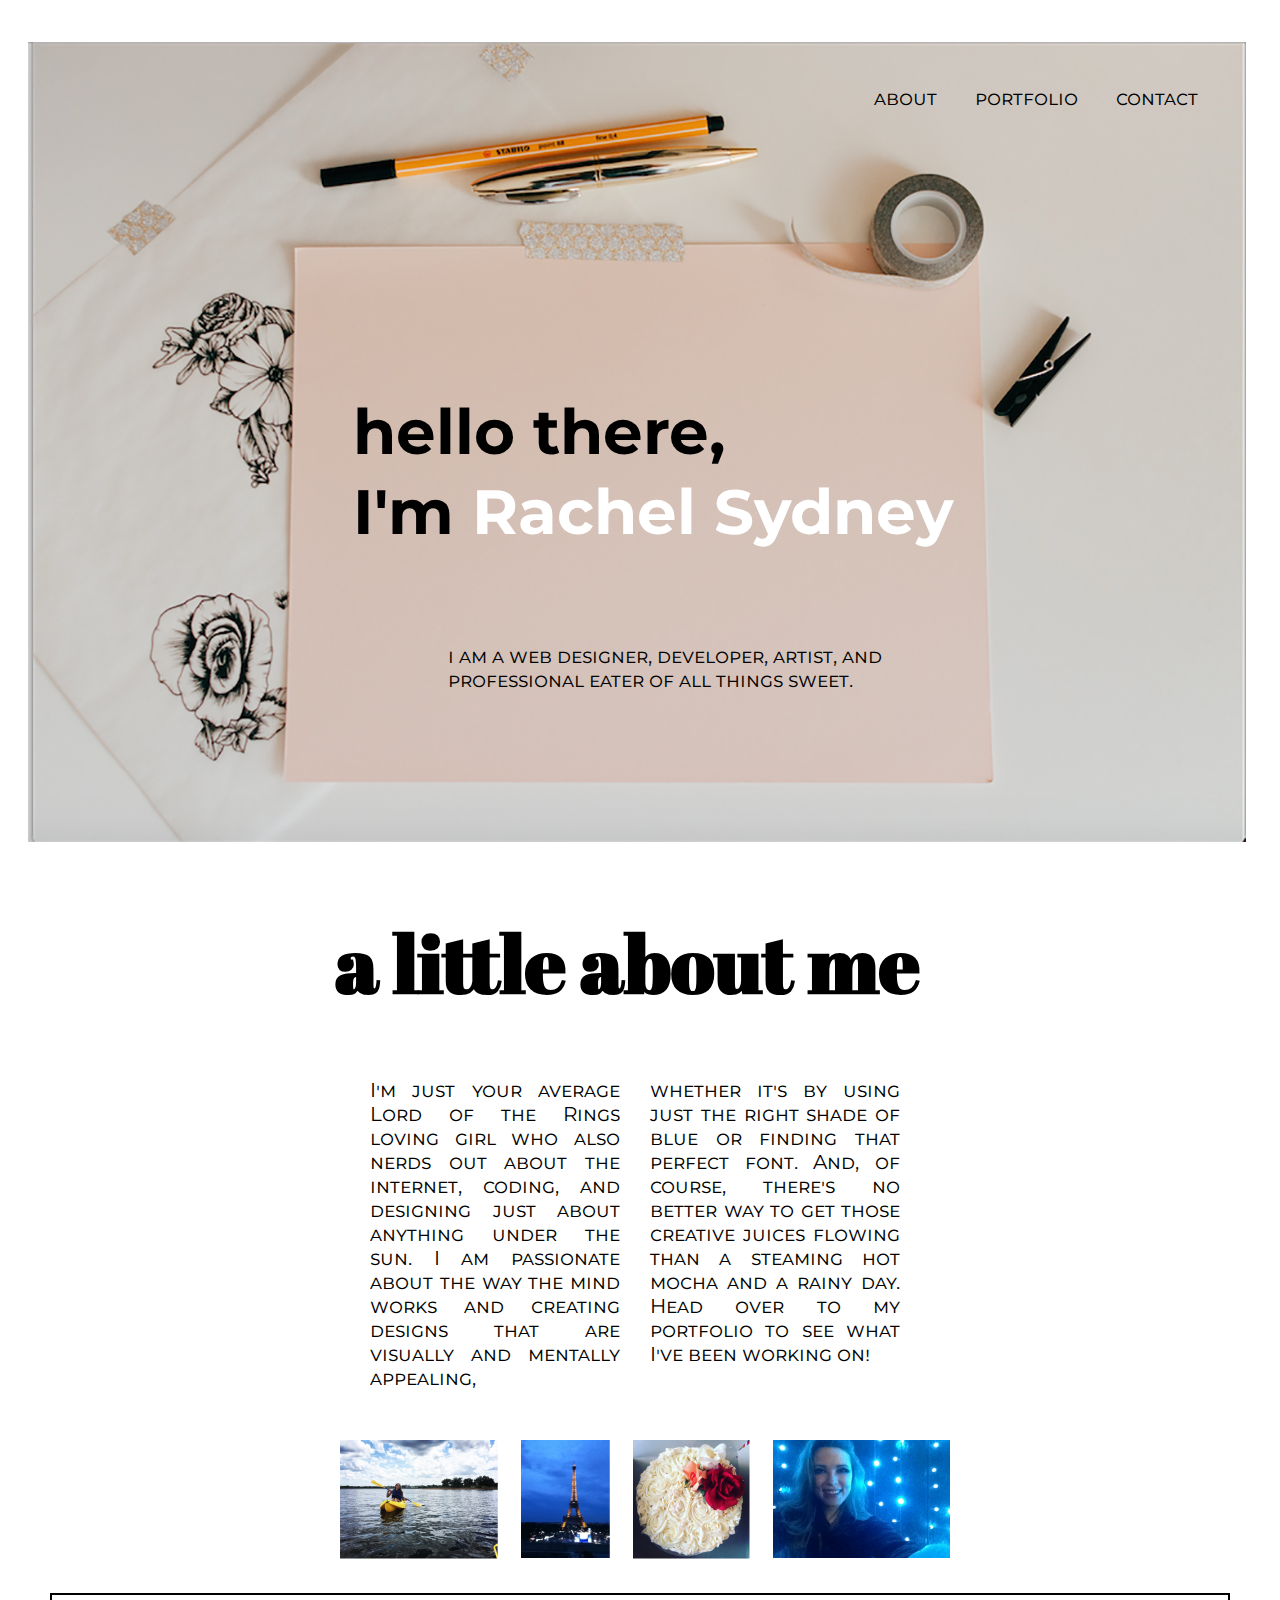
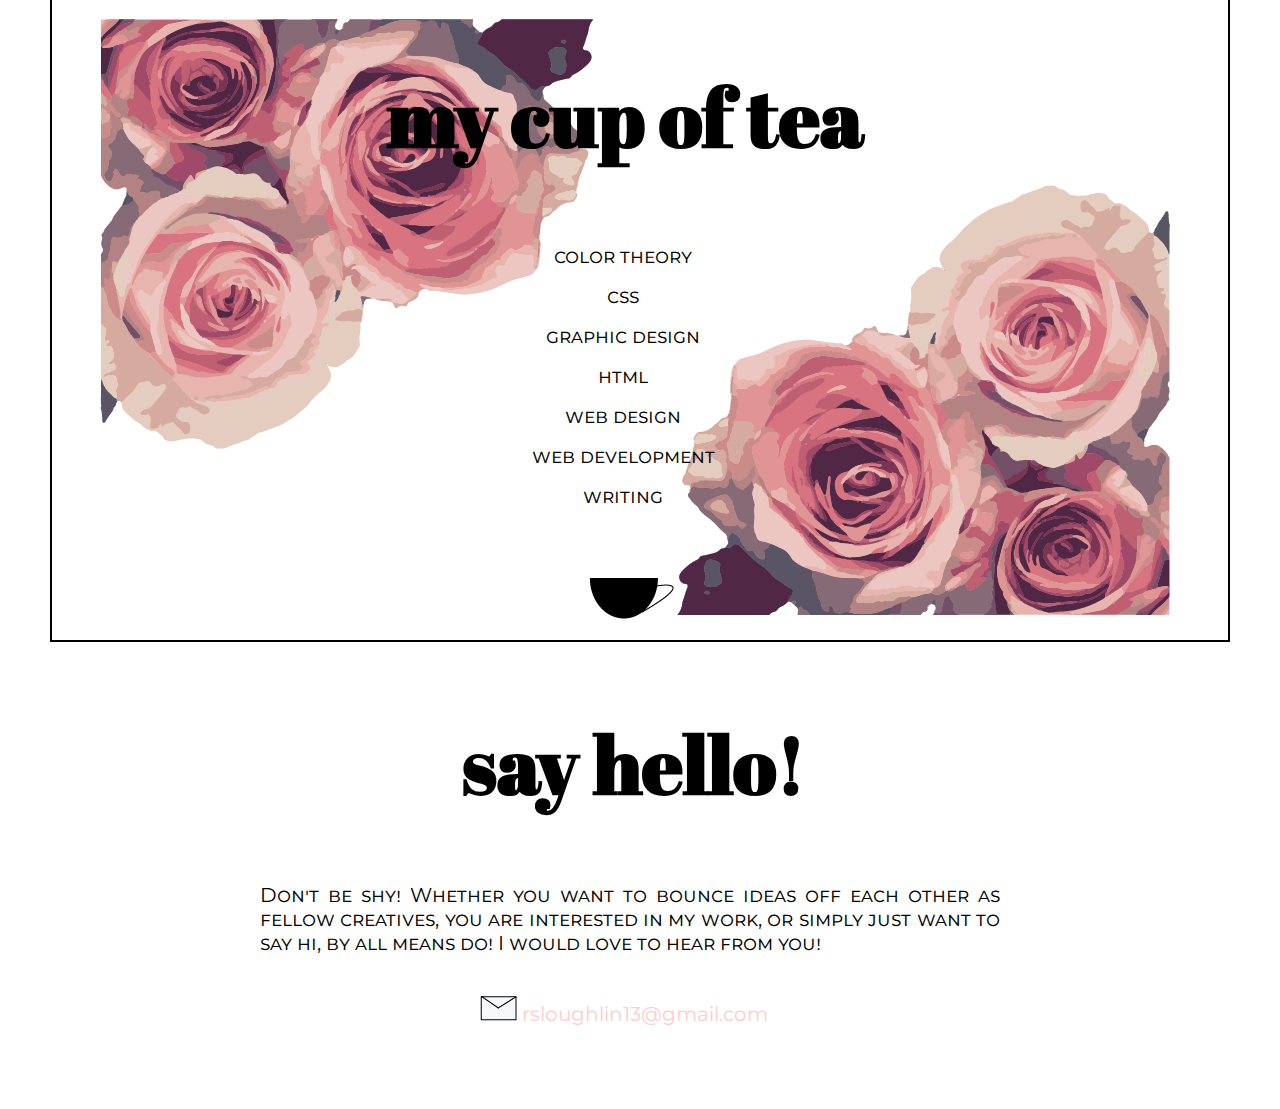
<file: index.html>
<!doctype html>
<html>
    <head>
        <title>Rachel Sydney | Designer &amp; Developer</title>
        <link rel="stylesheet" href="css/main.css">
        <link rel="stylesheet" href="css/normalize.css">
        <link href="https://fonts.googleapis.com/css?family=Shadows+Into+Light" rel="stylesheet">
        <link href="https://fonts.googleapis.com/css?family=Montserrat" rel="stylesheet">
        <link href="https://fonts.googleapis.com/css?family=Abril+Fatface" rel="stylesheet">
    </head>
    <body>
        <header>
            <div class="full-width">
                <nav>
                    <ul>
                        <li><a href="#about">about</a></li>
                        <li><a href="work/index.html" target="_BLANK">portfolio</a></li>
                        <li><a href="#contact">contact</a></li>
                    </ul>
                </nav>
                <h1>hello there,<br>I'm <span>Rachel Sydney</span></h1>
                <p>i am a web designer, developer, artist, and <br> professional eater of all things sweet.</p>
            </div>
        </header>
        <main>
            <section id="about">
                <div class="full-width">
                    <h2>a little about me</h2>
                    <div class="half-width" id="first-column">
                        <p>I&#39;m just your average Lord of the Rings loving girl who also nerds out about the internet, coding, and designing just about anything under the sun. I am passionate about the way the mind works and creating designs that are visually and mentally appealing,</p>
                    </div>
                    <div class="half-width" id="second-column">
                        <p>whether it&#39;s by using just the right shade of blue or finding that perfect font. And, of course, there&#39;s no better way to get those creative juices flowing than a steaming hot mocha and a rainy day. Head over to my portfolio to see what I&#39;ve been working on!</p>
                    </div>
                    <div id="photo-reel">
                        <ul>
                            <li><img src="img/kayak.png" alt="kayak" /></li>
                            <li><img src="img/tower.png" alt="tower" /></li>
                            <li><img src="img/cake.png" alt="cake" /></li>
                            <li><img src="img/blue-lights.png" alt="blue lights" /></li>
                        </ul>
                    </div>
                </div>
            </section>
            <section id="my-cup-of-tea">
                <div class="full-width">
                    <h2>my cup of tea</h2>
                    <ul>
                        <li>color theory</li>
                        <li>css</li>
                        <li>graphic design</li>
                        <li>html</li>
                        <li>web design</li>
                        <li>web development</li>
                        <li>writing</li>
                    </ul>
                    <img src="img/teacup.png" alt="teacup" />
                </div>
            </section>
            <section id="contact">
                <div class="full-width">
                    <h2>say hello!</h2>
                    <p>Don&#39;t be shy! Whether you want to bounce ideas off each other as fellow creatives, you are interested in my work, or simply just want to say hi, by all means do! I would love to hear from you!</p>
                    <a href="mailto:rsloughlin13@gmail.com" target="_blank">
                        <img src="img/email-icon.png" alt="email" />
                    </a>
                    <a href="mailto:rsloughlin13@gmail.com" target="_blank">rsloughlin13@gmail.com</a>
                </div>
            </section>
        </main>
    </body>
</html>
</file>
<file: css/main.css>
/***** BASE STYLES *****/

body {
  font-family: 'Montserrat', sans-serif;
  font-size: 24pt;
}

header {
  height: 800px;
}

#about {
  height: 685px;
}

#my-cup-of-tea {
  height: 645px;
  background-image: url('../img/rose-background.png');
  background-repeat: no-repeat;
  background-position: left;
  border: 2pt solid;
  margin-left: 50px;
  margin-right: 50px;
}

#contact {
  height: 400px;
}

.full-width {
  width: 1200px;
}

.half-width {
  width: 250px;
  float: left;
  margin-top: -25px;
}

/***** HEADER *****/

header {
  background-image: url('../img/artsy-desk.png');
  background-repeat: no-repeat;
  margin: 28px;
}

header nav {
  float: right;
}

header nav ul li {
  display: inline-block;
}

header nav ul li a {
  text-decoration: none;
  font-size: 15pt;
  color: black;
  font-variant: small-caps;
  padding-right: 30px;
}

header nav ul li a:hover {
  color: white;
}

header h1 {
  padding-left: 325px;
  padding-top: 350px;
  font-size: 47pt;
  line-height: 80px;
}

header h1 span {
  color: white;
}

header p {
  font-size: 15pt;
  font-variant: small-caps;
  padding-left: 420px;
  padding-top: 50px;
}

/***** ABOUT *****/

#about h2 {
  padding-left: 335px;
  font-size: 60pt;
  font-family: 'Abril Fatface', cursive;
}

#about #first-column {
  margin-left: 370px;
}

#about #second-column {
  margin-left: 30px;
}

#about p {
  font-size: 15pt;
  text-align: justify;
  font-variant: small-caps;
}

#photo-reel ul li {
  display: inline-block;
  padding-left: 15px;
}

#photo-reel ul {
  padding-left: 325px;
  padding-top: 30px;
  clear: both;
}

/***** MY CUP OF TEA *****/

#my-cup-of-tea h2 {
  padding-left: 335px;
  font-size: 60pt;
  font-family: 'Abril Fatface', cursive;
}

#my-cup-of-tea ul li {
  display: block;
  text-align: center;
  text-decoration: none;
  font-size: 15pt;
  font-variant: small-caps;
  line-height: 40px;
  margin-left: -98px;
}

#my-cup-of-tea img {
  padding-left: 538px;
  padding-top: 30px;
}

/***** CONTACT *****/

#contact h2 {
  font-size: 60pt;
  padding-left: 462px;
  font-family: 'Abril Fatface', cursive;
}

#contact p {
  font-size: 15pt;
  font-variant: small-caps;
  padding-left: 260px;
  padding-right: 200px;
  text-align: justify;
}

#contact a {
  text-decoration: none;
  font-size: 15pt;
  color: #ffcccc;
}

#contact a img {
  margin-left: 480px;
  margin-top: 20px;
}

/***** BASE STYLES - WORK PAGE *****/

#header-work {
  height: 450px;
}

#web-design-dev {
  height: 670px;
}

#graphic-design {
  height: 860px;
}

footer {
  height: 200px;
}

.half-width-work {
  width: 450px;
  float: left;
}

.third-width {
  width: 300px;
  float: left;
}

/***** HEADER STYLES - WORK *****/

#header-work {
  background-image: url('../img/pink-background.jpg');
}

#header-work nav {
  float: right;
}

#header-work nav ul li {
  display: inline-block;
}

#header-work nav ul li a {
  text-decoration: none;
  font-size: 15pt;
  color: black;
  font-variant: small-caps;
  padding-right: 30px;
}

#header-work nav ul li a:hover {
  color: white;
}

#header-work h1 {
  padding-left: 250px;
  padding-top: 20px;
  clear: both;
  font-size: 20pt;
}

#header-work h1 span {
  color: white;
  font-family: 'Montserrat', sans-serif;
  font-size: 100pt;
  font-variant: small-caps;
}

/***** WEB DESIGN & DEV - WORK *****/

#web-design-dev {
  border: 1pt solid;
  margin: 40px;
}

#web-design-dev h2 {
  font-family: 'Abril Fatface', cursive;
  font-size: 60pt;
  padding-left: 110px;
}

#web-design-dev #jubilee {
  padding-left: 155px;
}

#web-design-dev #rogue {
  padding-left: 20px;
}

#web-design-dev #jubilee img {
  border: 1pt solid;
}

#web-design-dev #rogue img {
  border: 1pt solid;
}

#web-design-dev p {
  font-variant: small-caps;
  font-size: 15pt;
  padding-right: 40px;
  text-align: justify;
}


/***** GRAPHIC DESIGN - WORK *****/

#graphic-design {
  border: 1pt solid;
  margin: 40px;
}

#graphic-design h2 {
  font-family: 'Abril Fatface', cursive;
  font-size: 60pt;
  padding-left: 325px;
}

#graphic-design img {
  margin-left: 160px;
}

#graphic-design #love-without-measure {
  margin-left: 30px;
}

#graphic-design #tree {
  margin-left: 30px;
}

#graphic-design #love-without-measure img {
  border: 1pt solid;
}

#graphic-design #pancake img {
  border: 1pt solid;
}

#graphic-design #tree img {
  border: 1pt solid;
}

#graphic-design p {
  font-variant: small-caps;
  font-size: 15pt;
  text-align: justify;
  width: 225px;
  margin-left: 156px;
}

/***** FOOTER - WORK *****/

footer {
  background-image: url('../img/pink-background.jpg');
}

footer p {
  color: white;
  font-variant: small-caps;
  font-size: 15pt;
  padding-left: 538px;
  padding-top: 90px;
}
</file>
